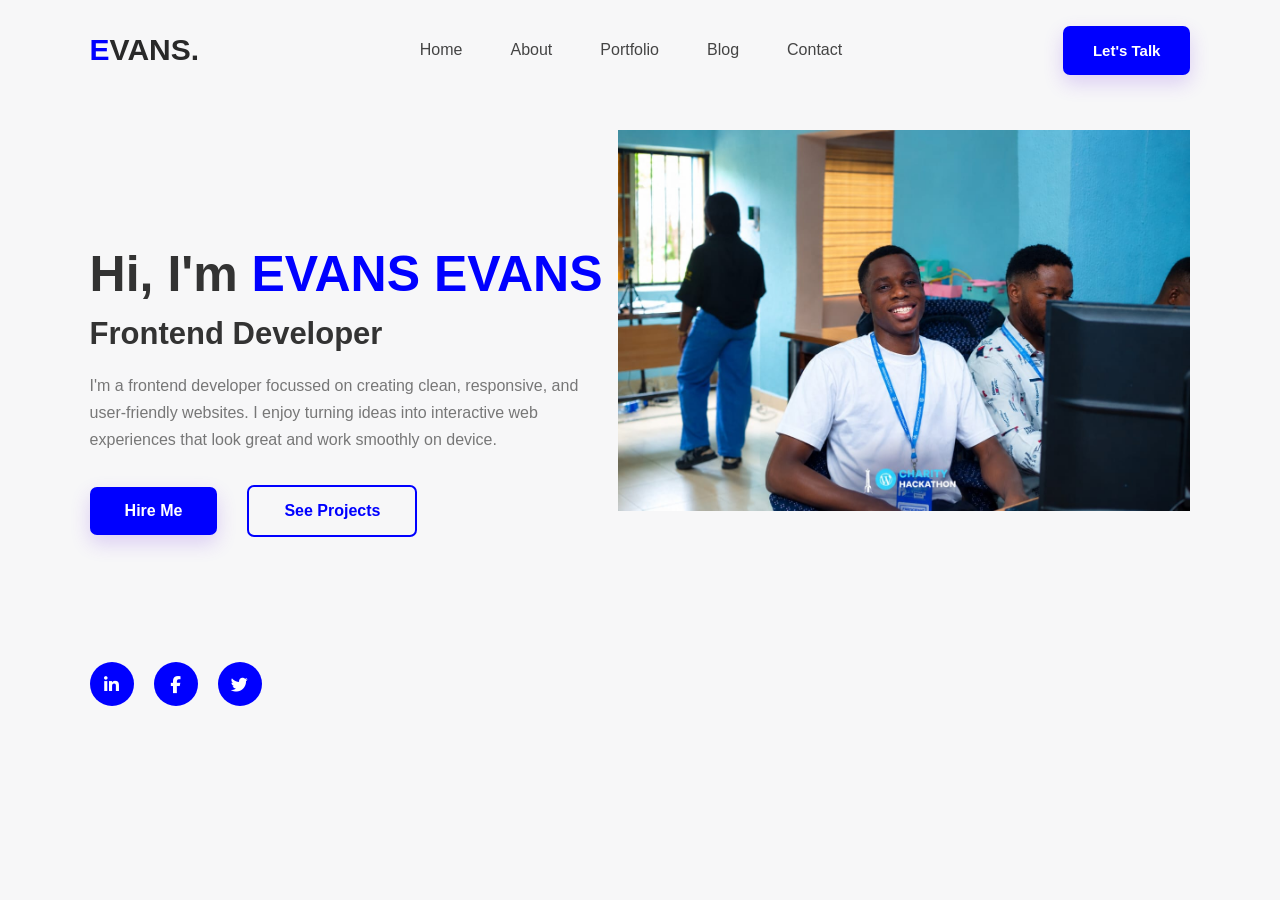
<file: index.html>
<!DOCTYPE html>
<html lang="en">
<head>
    <meta charset="UTF-8">
    <meta name="viewport" content="width=device-width, initial-scale=1.0">

    <title>EVANS | Frontend Developer</title>

    <link rel="stylesheet" href="style.css">

    
    <link
        rel="stylesheet"
        href="https://cdnjs.cloudflare.com/ajax/libs/font-awesome/6.5.2/css/all.min.css"
    >
</head>

<body>


    <header class="joe-navbar">
        <a href="#" class="joe-logo">
            <span>E</span>VANS.
        </a>

        <nav class="joe-nav-links" id="joeNavLinks">
            <a href="index.html">Home</a>
            <a href="about.html">About</a>
            <a href="portfolio.html">Portfolio</a>
            <a href="blog.html">Blog</a>
            <a href="contact.html">Contact</a>
        </nav>


        
        <a href="#contact" class="joe-talk-button">
            Let's Talk
        </a>

        <button
            class="joe-menu-button"
            id="joeMenuButton"
            type="button"
            aria-label="Open navigation menu"
            aria-controls="joeNavLinks"
            aria-expanded="false"
        >
            <i class="fa-solid fa-bars"></i>
        </button>
    </header>



    <main>

        <section class="joe-hero" id="home">

            <div class="joe-hero-content">

                <h1>
                    Hi, I'm
                    <span> EVANS EVANS</span>
                </h1>

                <h2>Frontend Developer</h2>

                <p>
                   I'm a frontend developer focussed on creating clean, responsive, and user-friendly websites. 
                   I enjoy turning ideas into interactive web experiences that look great and 
                   work smoothly on device.  
                </p>

                <div class="joe-hero-buttons">
                    <a href="#contact" class="joe-primary-button">
                        Hire Me
                    </a>

                    <a href="#portfolio" class="joe-secondary-button">
                        See Projects
                    </a>
                </div>


                <div class="joe-social-links">

                    <a href="#" aria-label="LinkedIn">
                        <i class="fa-brands fa-linkedin-in"></i>
                    </a>

                    <a href="#" aria-label="Facebook">
                        <i class="fa-brands fa-facebook-f"></i>
                    </a>

                    <a href="#" aria-label="Twitter">
                        <i class="fa-brands fa-twitter"></i>
                    </a>

                </div>

            </div>


           <div class="joe-hero-image">
                <img
                    src="images/TO... do action.jpeg"
                    alt="Joe Greyson, Frontend Developer"
                >
            </div>

        </section>

    </main>


    <script src="javascript.js"></script>

</body>
</html>
</file>
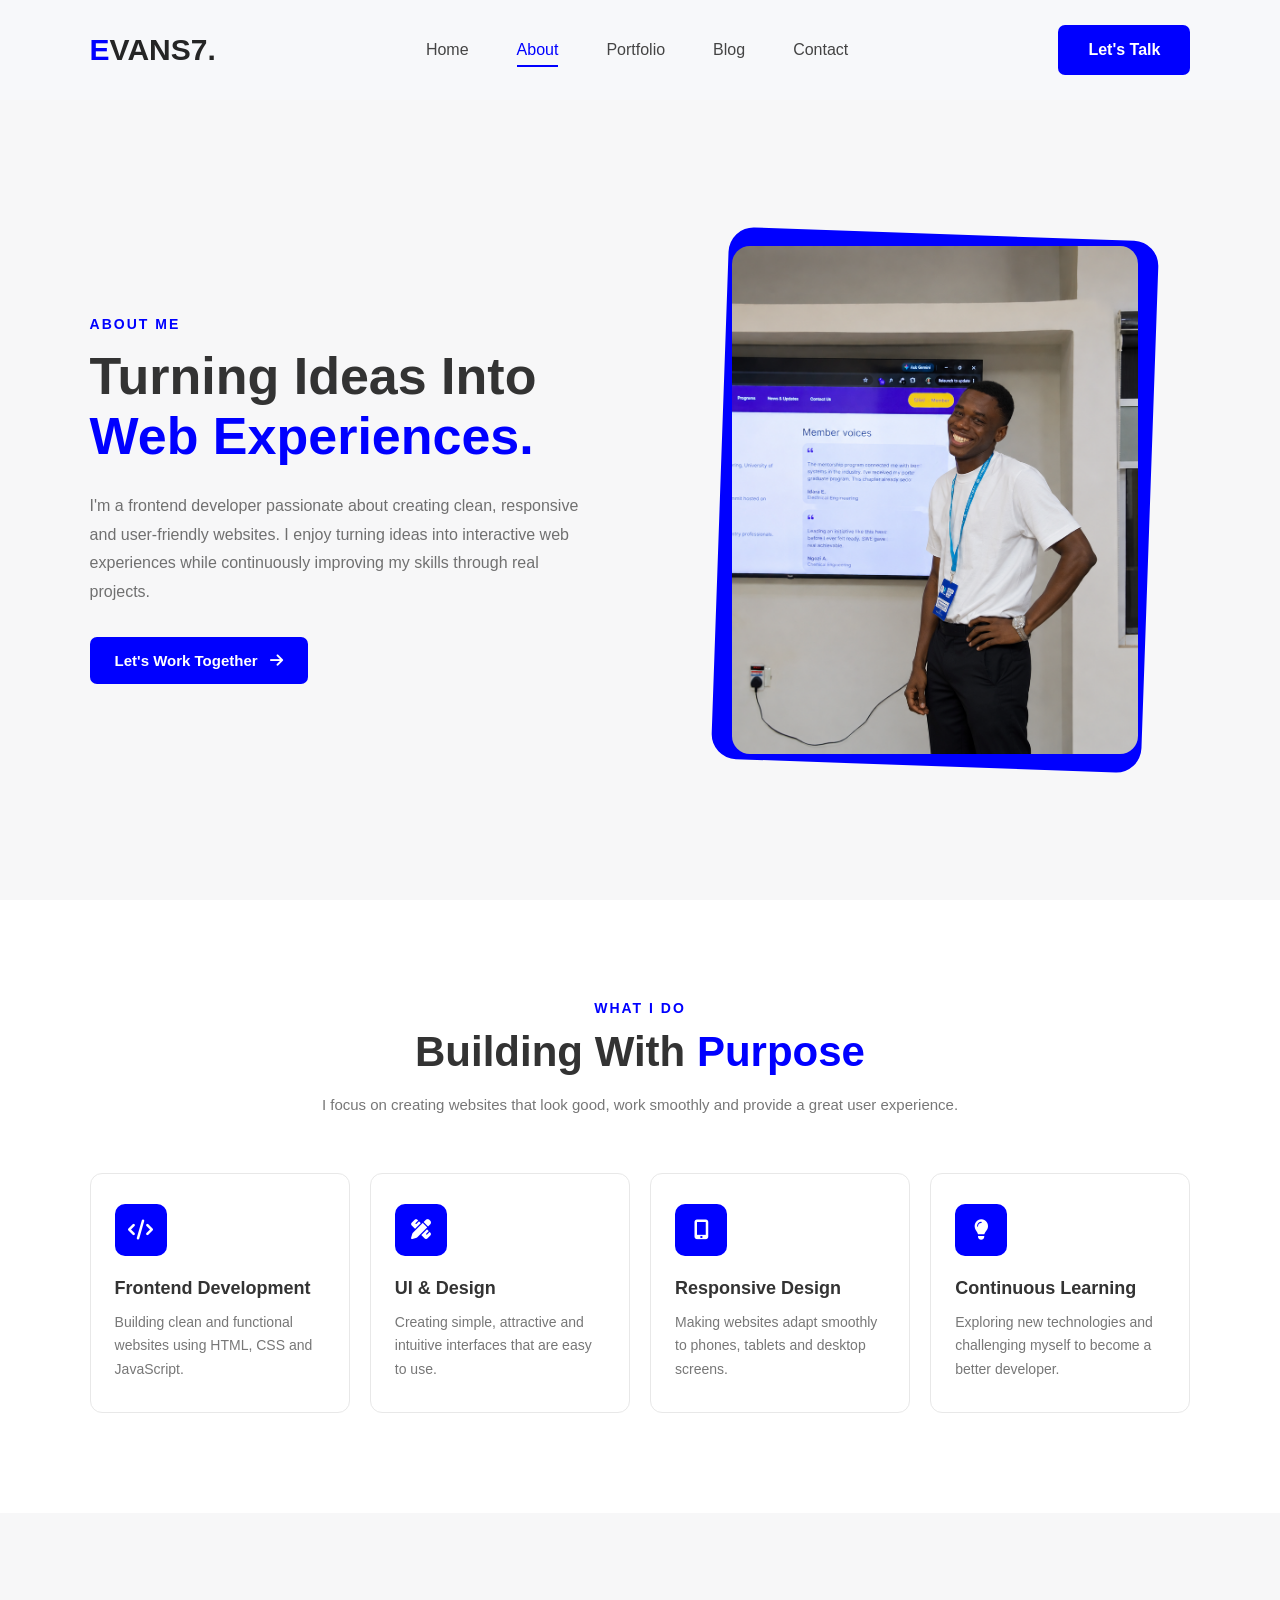
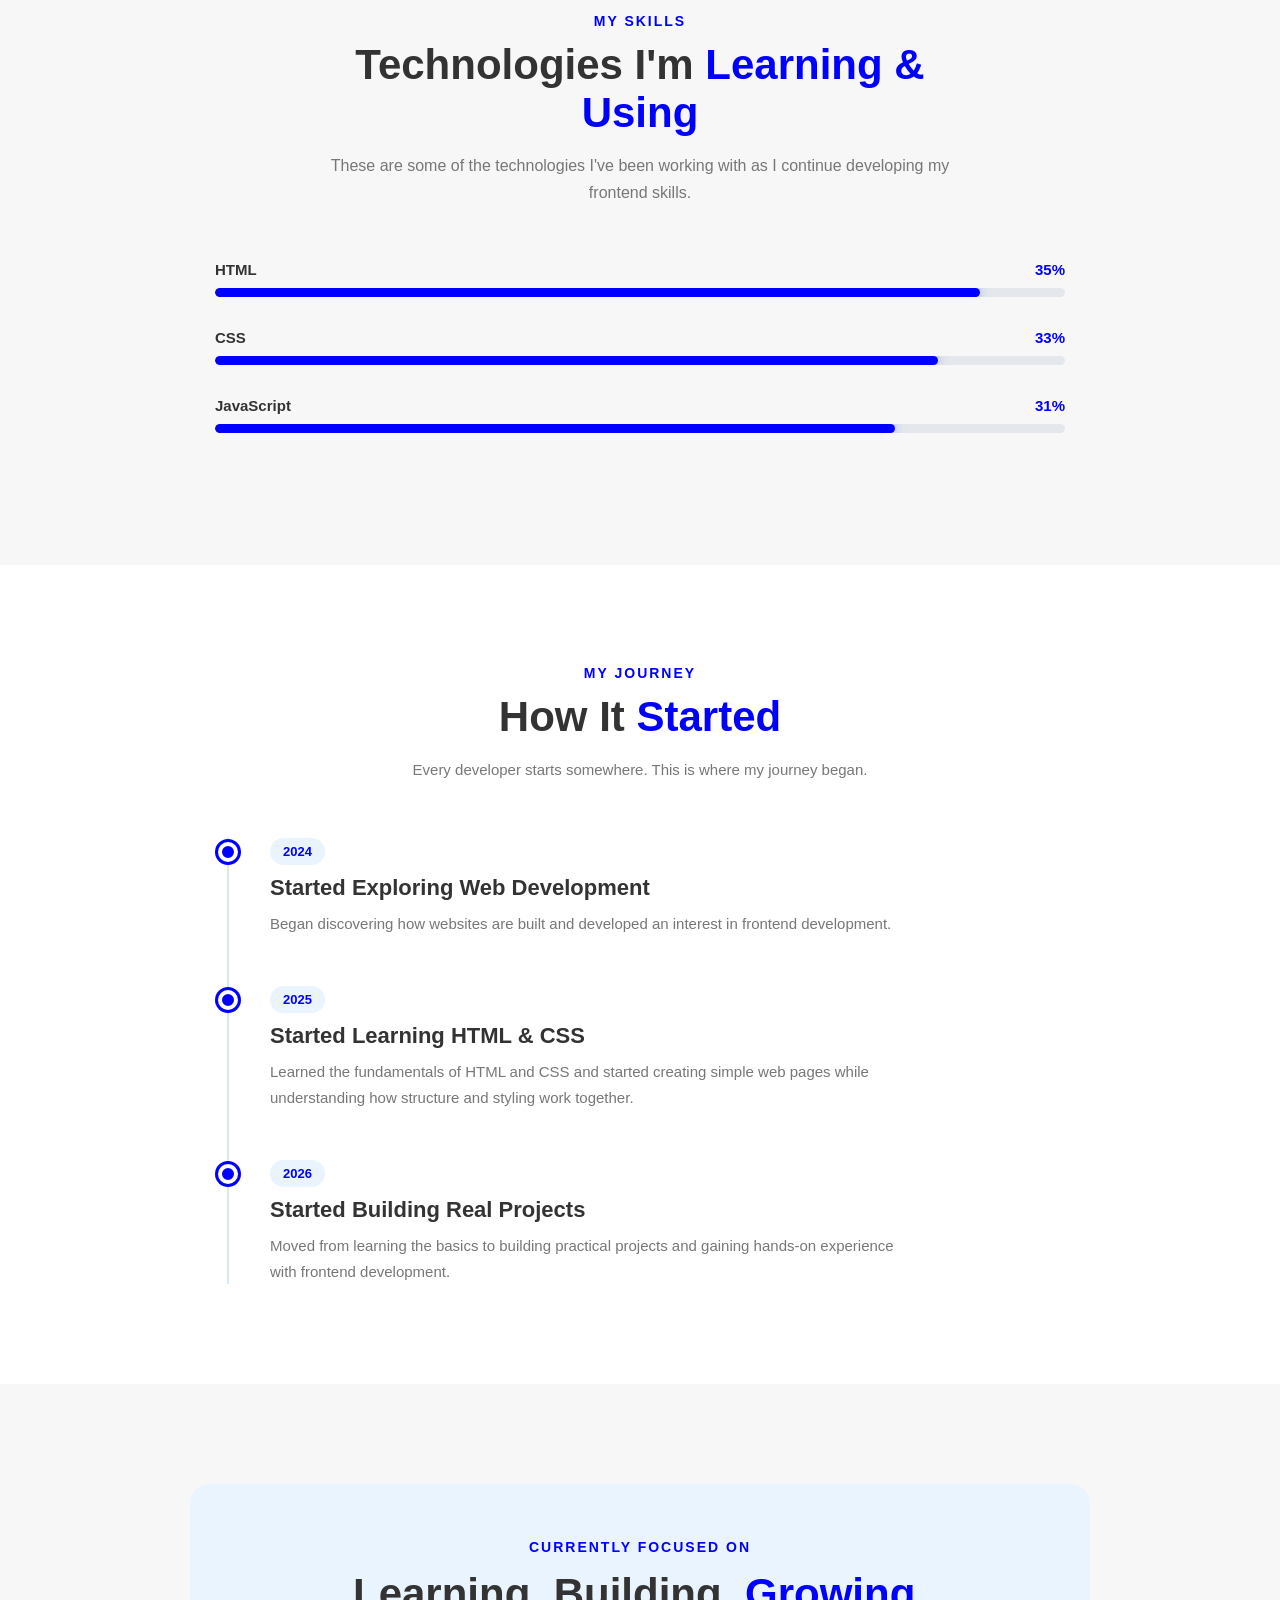
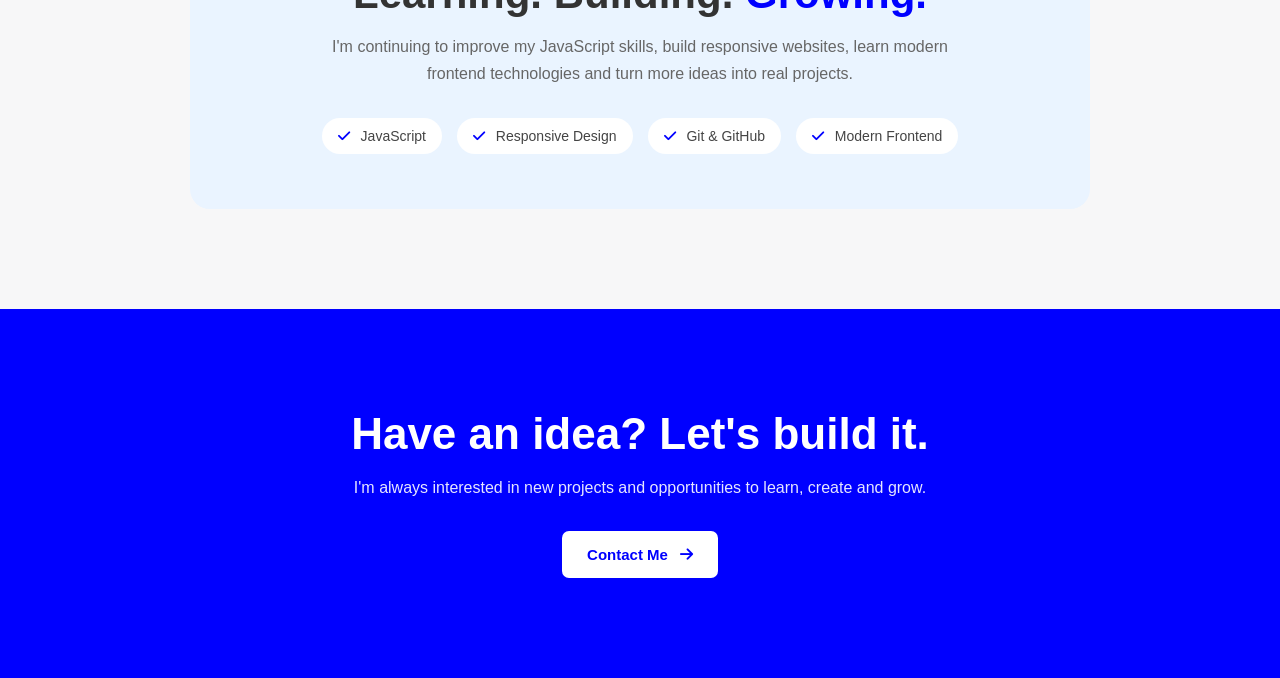
<file: about.html>
<!DOCTYPE html>
<html lang="en">
<head>
    <meta charset="UTF-8">
    <meta name="viewport" content="width=device-width, initial-scale=1.0">
    <title>About | EVANS</title>
    <link rel="stylesheet" href="style.css">
    <link
        rel="stylesheet"
        href="https://cdnjs.cloudflare.com/ajax/libs/font-awesome/6.5.2/css/all.min.css"
    >
</head>
<body>
    <header class="about-navbar">

        <a href="index.html" class="about-logo">
            <span>E</span>VANS7.
        </a>

        <nav class="about-nav-links" id="aboutNavLinks">

            <a href="index.html">Home</a>

            <a href="about.html" class="about-active">
                About
            </a>

            <a href="portfolio.html">
                Portfolio
            </a>

            <a href="blog.html">
                Blog
            </a>

            <a href="contact.html">
                Contact
            </a>

        </nav>

        <a href="contact.html" class="about-talk-button">
            Let's Talk
        </a>

        <button
            class="about-menu-button"
            id="aboutMenuButton"
            type="button"
            aria-label="Open navigation menu"
            aria-controls="aboutNavLinks"
            aria-expanded="false"
        >
            <i class="fa-solid fa-bars"></i>
        </button>

    </header>


    <main>


        <section class="about-intro">

            <div class="about-intro-content">

                <p class="about-small-title">
                    ABOUT ME
                </p>

                <h1>
                    Turning Ideas Into
                    <span>Web Experiences.</span>
                </h1>

                <p>
                    I'm a frontend developer passionate about creating
                    clean, responsive and user-friendly websites. I enjoy
                    turning ideas into interactive web experiences while
                    continuously improving my skills through real projects.
                </p>

                <a href="contact.html" class="about-main-button">
                    Let's Work Together
                    <i class="fa-solid fa-arrow-right"></i>
                </a>

            </div>


            <div class="about-intro-image">

                <div class="about-image-frame">

                    <img
                        src="images/marathon.png"
                        alt="Frontend developer"
                    >

                </div>

            </div>

        </section>


        <section class="about-services">

            <div class="about-section-heading">

                <p>WHAT I DO</p>

                <h2>
                    Building With <span>Purpose</span>
                </h2>

                <span>
                    I focus on creating websites that look good,
                    work smoothly and provide a great user experience.
                </span>

            </div>


            <div class="about-service-grid">

                <article class="about-service-card">

                    <div class="about-service-icon">
                        <i class="fa-solid fa-code"></i>
                    </div>

                    <h3>Frontend Development</h3>

                    <p>
                        Building clean and functional websites using
                        HTML, CSS and JavaScript.
                    </p>

                </article>


                <article class="about-service-card">

                    <div class="about-service-icon">
                        <i class="fa-solid fa-pen-ruler"></i>
                    </div>

                    <h3>UI & Design</h3>

                    <p>
                        Creating simple, attractive and intuitive
                        interfaces that are easy to use.
                    </p>

                </article>


                <article class="about-service-card">

                    <div class="about-service-icon">
                        <i class="fa-solid fa-mobile-screen-button"></i>
                    </div>

                    <h3>Responsive Design</h3>

                    <p>
                        Making websites adapt smoothly to phones,
                        tablets and desktop screens.
                    </p>

                </article>


                <article class="about-service-card">

                    <div class="about-service-icon">
                        <i class="fa-solid fa-lightbulb"></i>
                    </div>

                    <h3>Continuous Learning</h3>

                    <p>
                        Exploring new technologies and challenging
                        myself to become a better developer.
                    </p>

                </article>

            </div>

        </section>



        <section class="about-skills">

            <div class="about-skills-heading">

                <p class="about-small-title">
                    MY SKILLS
                </p>

                <h2>
                    Technologies I'm
                    <span>Learning & Using</span>
                </h2>

                <p>
                    These are some of the technologies I've been
                    working with as I continue developing my
                    frontend skills.
                </p>

            </div>


            <div class="about-skills-container">

                <!-- HTML -->

                <div class="about-skill">

                    <div class="about-skill-top">
                        <span>HTML</span>
                        <span
                            class="about-skill-percent"
                            data-percent="90"
                        >
                            0%
                        </span>
                    </div>

                    <div class="about-progress">
                        <div
                            class="about-progress-fill"
                            data-width="90%"
                        ></div>
                    </div>

                </div>




                <div class="about-skill">

                    <div class="about-skill-top">
                        <span>CSS</span>
                        <span
                            class="about-skill-percent"
                            data-percent="85"
                        >
                            0%
                        </span>
                    </div>

                    <div class="about-progress">
                        <div
                            class="about-progress-fill"
                            data-width="85%"
                        ></div>
                    </div>

                </div>


                

                <div class="about-skill">

                    <div class="about-skill-top">
                        <span>JavaScript</span>
                        <span
                            class="about-skill-percent"
                            data-percent="80"
                        >
                            0%
                        </span>
                    </div>

                    <div class="about-progress">
                        <div
                            class="about-progress-fill"
                            data-width="80%"
                        ></div>
                    </div>

                </div>

            </div>

        </section>


        <section class="about-journey">

            <div class="about-section-heading">

                <p>MY JOURNEY</p>

                <h2>
                    How It <span>Started</span>
                </h2>

                <span>
                    Every developer starts somewhere. This is
                    where my journey began.
                </span>

            </div>


            <div class="about-timeline">

               

                <div class="about-timeline-item">

                    <div class="about-timeline-dot"></div>

                    <div class="about-timeline-content">

                        <span class="about-year">
                            2024
                        </span>

                        <h3>
                            Started Exploring Web Development
                        </h3>

                        <p>
                            Began discovering how websites are built
                            and developed an interest in frontend
                            development.
                        </p>

                    </div>

                </div>


            

                <div class="about-timeline-item">

                    <div class="about-timeline-dot"></div>

                    <div class="about-timeline-content">

                        <span class="about-year">
                            2025
                        </span>

                        <h3>
                            Started Learning HTML & CSS
                        </h3>

                        <p>
                            Learned the fundamentals of HTML and CSS
                            and started creating simple web pages while
                            understanding how structure and styling
                            work together.
                        </p>

                    </div>

                </div>


                

                <div class="about-timeline-item">

                    <div class="about-timeline-dot"></div>

                    <div class="about-timeline-content">

                        <span class="about-year">
                            2026
                        </span>

                        <h3>
                            Started Building Real Projects
                        </h3>

                        <p>
                            Moved from learning the basics to building
                            practical projects and gaining hands-on
                            experience with frontend development.
                        </p>

                    </div>

                </div>

            </div>

        </section>


        <section class="about-focus">

            <div class="about-focus-content">

                <p class="about-small-title">
                    CURRENTLY FOCUSED ON
                </p>

                <h2>
                    Learning. Building.
                    <span>Growing.</span>
                </h2>

                <p>
                    I'm continuing to improve my JavaScript skills,
                    build responsive websites, learn modern frontend
                    technologies and turn more ideas into real projects.
                </p>

                <div class="about-focus-list">

                    <span>
                        <i class="fa-solid fa-check"></i>
                        JavaScript
                    </span>

                    <span>
                        <i class="fa-solid fa-check"></i>
                        Responsive Design
                    </span>

                    <span>
                        <i class="fa-solid fa-check"></i>
                        Git & GitHub
                    </span>

                    <span>
                        <i class="fa-solid fa-check"></i>
                        Modern Frontend
                    </span>

                </div>

            </div>

        </section>


        <section class="about-cta">

            <h2>
                Have an idea?
                <span>Let's build it.</span>
            </h2>

            <p>
                I'm always interested in new projects and opportunities
                to learn, create and grow.
            </p>

            <a href="contact.html" class="about-main-button">
                Contact Me
                <i class="fa-solid fa-arrow-right"></i>
            </a>

        </section>

    </main>


    <script src="javascript.js"></script>

</body>
</html>
</file>
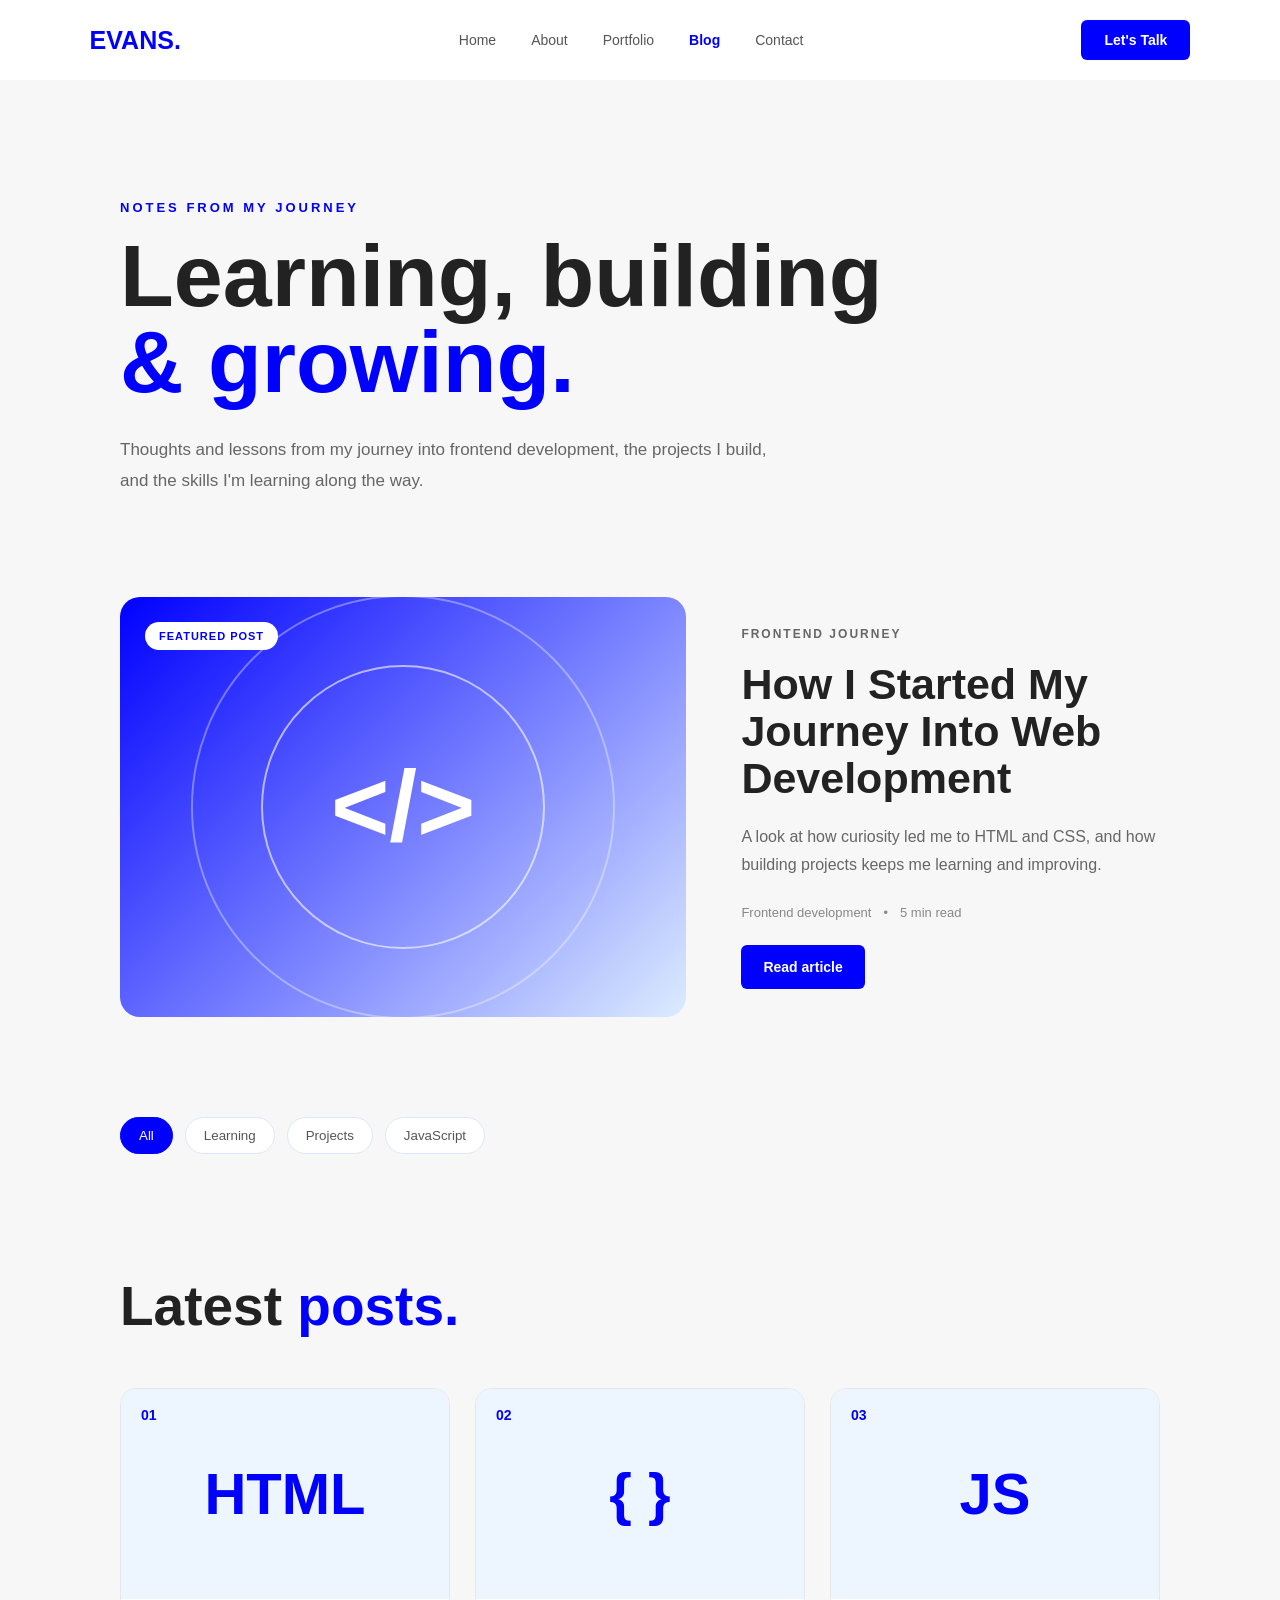
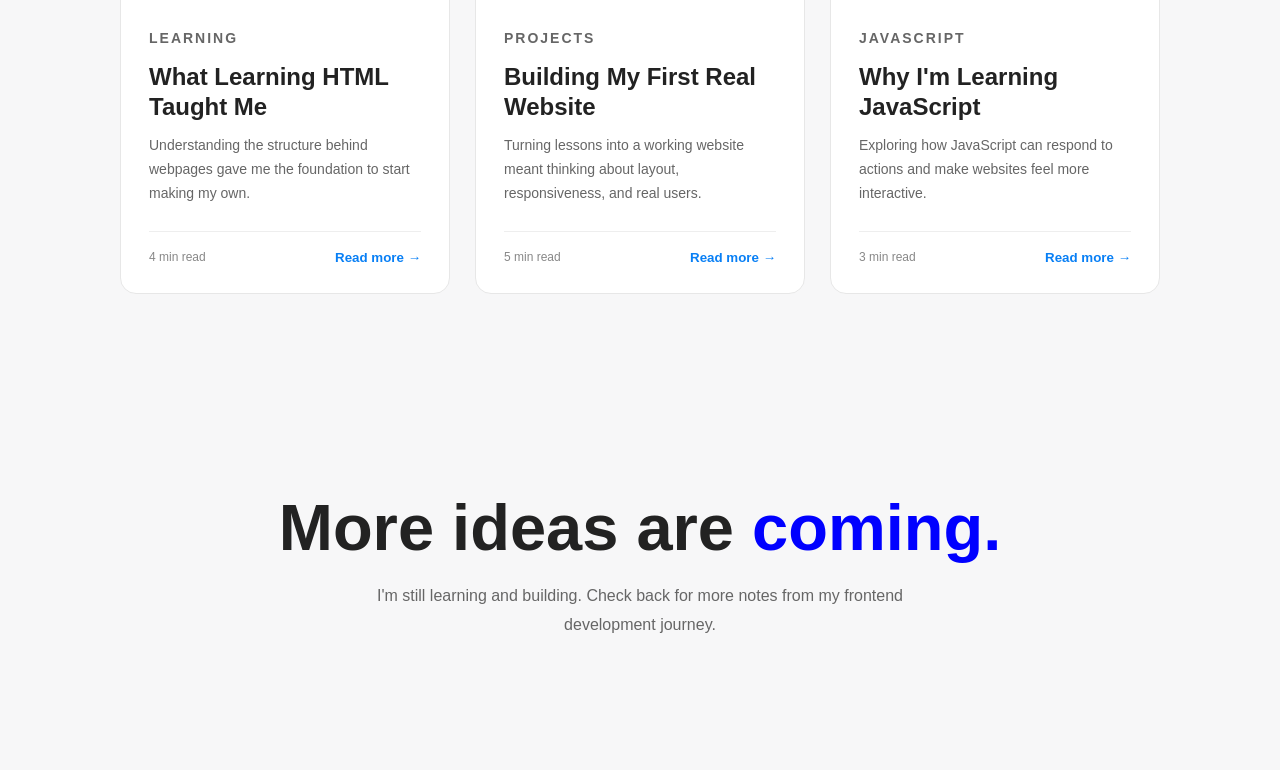
<file: blog.html>
<!DOCTYPE html>
<html lang="en">
<head>
    <meta charset="UTF-8">
    <meta name="viewport" content="width=device-width, initial-scale=1.0">
    <title>Blog | EVANS</title>
    <link rel="stylesheet" href="style.css">
    <link
        rel="stylesheet"
        href="https://cdnjs.cloudflare.com/ajax/libs/font-awesome/6.5.2/css/all.min.css"
    >
</head>
<body class="evans-blog-page">
    <header class="evans-blog-navbar">
        <a href="index.html" class="evans-blog-logo">
            <span>E</span>VANS.
        </a>

        <nav class="evans-blog-nav" id="evansBlogNav">
            <a href="index.html">Home</a>
            <a href="about.html">About</a>
            <a href="portfolio.html">Portfolio</a>
            <a href="blog.html" class="evans-blog-active" aria-current="page">Blog</a>
            <a href="contact.html">Contact</a>
        </nav>

        <a href="contact.html" class="evans-blog-talk">Let's Talk</a>

        <button
            class="evans-blog-menu"
            id="evansBlogMenu"
            type="button"
            aria-label="Open navigation menu"
            aria-controls="evansBlogNav"
            aria-expanded="false"
        >
            <i class="fa-solid fa-bars" aria-hidden="true"></i>
        </button>
    </header>

    <main>
        <section class="evans-blog-hero">
            <p class="evans-blog-label">NOTES FROM MY JOURNEY</p>
            <h1>Learning, building <span>&amp; growing.</span></h1>
            <p class="evans-blog-intro">
                Thoughts and lessons from my journey into frontend development,
                the projects I build, and the skills I'm learning along the way.
            </p>
        </section>

        <section class="evans-blog-featured" aria-labelledby="featured-post-title">
            <div class="evans-blog-featured-visual" aria-hidden="true">
                <span>FEATURED POST</span>
                <strong>&lt;/&gt;</strong>
            </div>
            <div class="evans-blog-featured-content">
                <p class="evans-blog-post-category">FRONTEND JOURNEY</p>
                <h2 id="featured-post-title">How I Started My Journey Into Web Development</h2>
                <p>
                    A look at how curiosity led me to HTML and CSS, and how
                    building projects keeps me learning and improving.
                </p>
                <div class="evans-blog-post-meta">
                    <span>Frontend development</span>
                    <span aria-hidden="true">•</span>
                    <span>5 min read</span>
                </div>
                <button class="evans-blog-read" type="button" data-blog="journey">
                    Read article
                </button>
            </div>
        </section>

        <section class="evans-blog-categories" aria-label="Filter articles">
            <div class="evans-blog-tags">
                <button class="evans-blog-tag active" type="button">All</button>
                <button class="evans-blog-tag" type="button">Learning</button>
                <button class="evans-blog-tag" type="button">Projects</button>
                <button class="evans-blog-tag" type="button">JavaScript</button>
            </div>
        </section>

        <section class="evans-blog-posts" aria-labelledby="blog-posts-title">
            <div class="evans-blog-section-heading">
                <h2 id="blog-posts-title">Latest <span>posts.</span></h2>
            </div>
            <div class="evans-blog-grid">
                <article class="evans-blog-card" data-category="learning">
                    <div class="evans-blog-card-visual" aria-hidden="true">
                        <span>01</span>
                        <strong>HTML</strong>
                    </div>
                    <div class="evans-blog-card-content">
                        <p class="evans-blog-card-category">LEARNING</p>
                        <h3>What Learning HTML Taught Me</h3>
                        <p>
                            Understanding the structure behind webpages gave me
                            the foundation to start making my own.
                        </p>
                        <div class="evans-blog-card-footer">
                            <span>4 min read</span>
                            <button class="evans-blog-card-link" type="button" data-blog="html">
                                Read more <span aria-hidden="true">→</span>
                            </button>
                        </div>
                    </div>
                </article>

                <article class="evans-blog-card" data-category="projects">
                    <div class="evans-blog-card-visual" aria-hidden="true">
                        <span>02</span>
                        <strong>{ }</strong>
                    </div>
                    <div class="evans-blog-card-content">
                        <p class="evans-blog-card-category">PROJECTS</p>
                        <h3>Building My First Real Website</h3>
                        <p>
                            Turning lessons into a working website meant thinking
                            about layout, responsiveness, and real users.
                        </p>
                        <div class="evans-blog-card-footer">
                            <span>5 min read</span>
                            <button class="evans-blog-card-link" type="button" data-blog="project">
                                Read more <span aria-hidden="true">→</span>
                            </button>
                        </div>
                    </div>
                </article>

                <article class="evans-blog-card" data-category="javascript">
                    <div class="evans-blog-card-visual" aria-hidden="true">
                        <span>03</span>
                        <strong>JS</strong>
                    </div>
                    <div class="evans-blog-card-content">
                        <p class="evans-blog-card-category">JAVASCRIPT</p>
                        <h3>Why I'm Learning JavaScript</h3>
                        <p>
                            Exploring how JavaScript can respond to actions and
                            make websites feel more interactive.
                        </p>
                        <div class="evans-blog-card-footer">
                            <span>3 min read</span>
                            <button class="evans-blog-card-link" type="button" data-blog="javascript">
                                Read more <span aria-hidden="true">→</span>
                            </button>
                        </div>
                    </div>
                </article>
            </div>
        </section>

        <section class="evans-blog-coming">
            <h2>More ideas are <span>coming.</span></h2>
            <p>
                I'm still learning and building. Check back for more notes from
                my frontend development journey.
            </p>
        </section>
    </main>

    <div
        class="evans-blog-modal"
        id="evansBlogModal"
        role="dialog"
        aria-modal="true"
        aria-labelledby="evansBlogModalTitle"
        aria-hidden="true"
    >
        <div class="evans-blog-modal-box">
            <button
                class="evans-blog-modal-close"
                id="evansBlogClose"
                type="button"
                aria-label="Close article"
            >&times;</button>
            <p class="evans-blog-post-category" id="evansBlogModalCategory"></p>
            <h2 id="evansBlogModalTitle"></h2>
            <p id="evansBlogModalText"></p>
        </div>
    </div>

    <script src="javascript.js"></script>
</body>
</html>
</file>
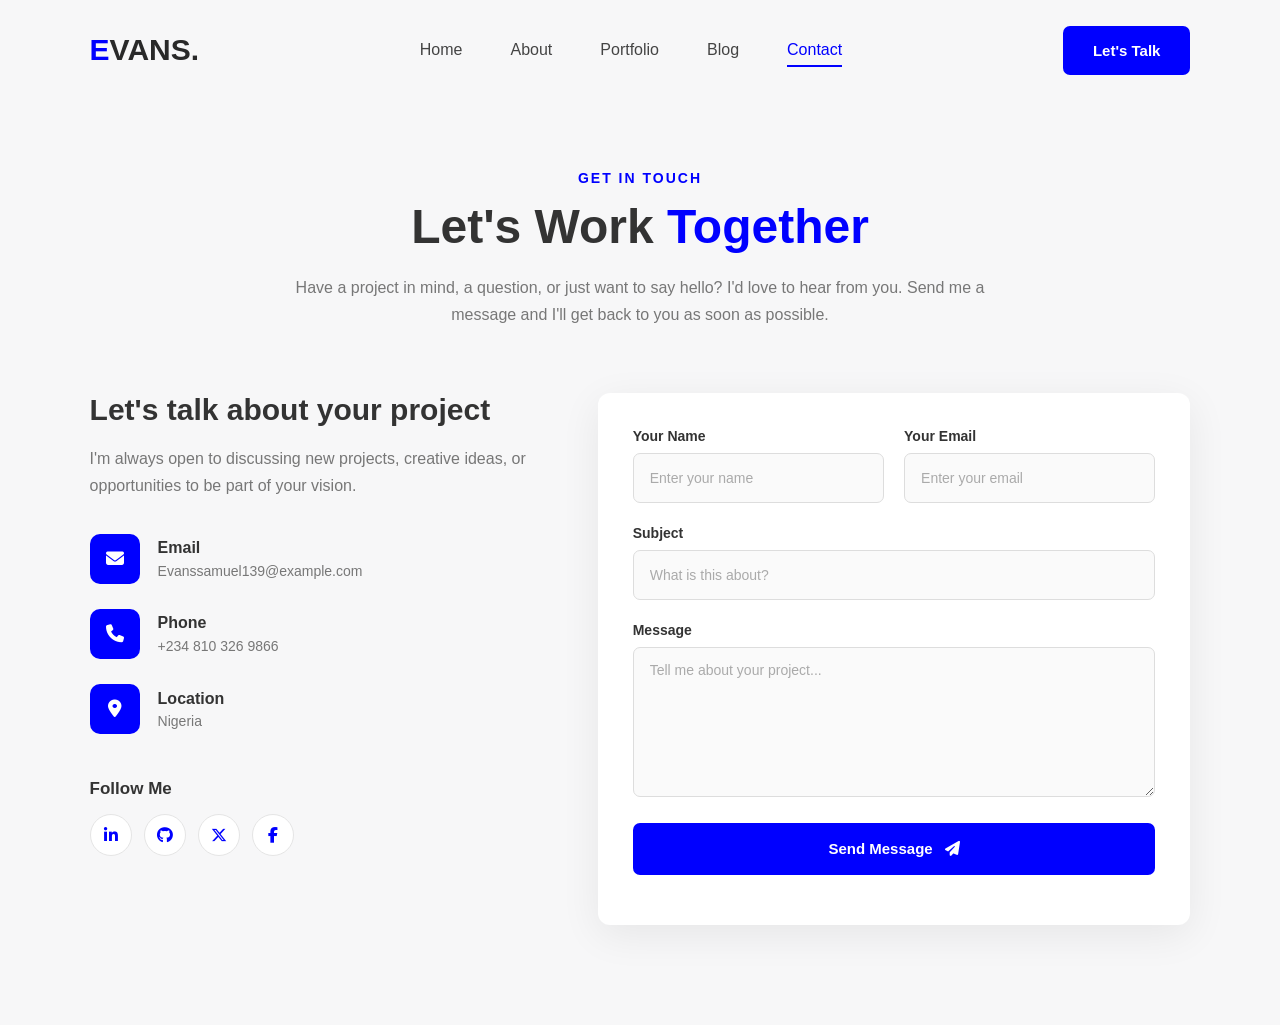
<file: contact.html>
<!DOCTYPE html>
<html lang="en">
<head>
    <meta charset="UTF-8">
    <meta name="viewport" content="width=device-width, initial-scale=1.0">

    <title>Contact | EVANS</title>

    <link rel="stylesheet" href="style.css">

    <link
        rel="stylesheet"
        href="https://cdnjs.cloudflare.com/ajax/libs/font-awesome/6.5.2/css/all.min.css"
    >
</head>

<body>

    
    <header class="contact-navbar">

        <a href="index.html" class="contact-logo">
            <span>E</span>VANS.
        </a>

        <nav class="contact-nav-links" id="contactNavLinks">
            <a href="index.html">Home</a>
            <a href="about.html">About</a>
            <a href="portfolio.html">Portfolio</a>
            <a href="blog.html">Blog</a>
            <a href="contact.html" class="contact-active">Contact</a>
        </nav>

        <a href="#contact-form" class="contact-talk-button">
            Let's Talk
        </a>

        <button
            class="contact-menu-button"
            id="contactMenuButton"
            type="button"
            aria-label="Open navigation menu"
            aria-controls="contactNavLinks"
            aria-expanded="false"
        >
            <i class="fa-solid fa-bars"></i>
        </button>

    </header>


    
    <main>

        <section class="contact-section">

    
            <div class="contact-heading">

                <p class="contact-small-title">
                    GET IN TOUCH
                </p>

                <h1>
                    Let's Work <span>Together</span>
                </h1>

                <p>
                    Have a project in mind, a question, or just want to say hello?
                    I'd love to hear from you. Send me a message and I'll get back
                    to you as soon as possible.
                </p>

            </div>


            
            <div class="contact-container">

            
                <div class="contact-information">

                    <h2>
                        Let's talk about your project
                    </h2>

                    <p>
                        I'm always open to discussing new projects, creative ideas,
                        or opportunities to be part of your vision.
                    </p>


                    <div class="contact-details">

                        <div class="contact-detail-item">

                            <div class="contact-icon">
                                <i class="fa-solid fa-envelope"></i>
                            </div>

                            <div>
                                <h3>Email</h3>
                                <a href="mailto:hello@example.com">
                                    Evanssamuel139@example.com
                                </a>
                            </div>

                        </div>


                        <div class="contact-detail-item">

                            <div class="contact-icon">
                                <i class="fa-solid fa-phone"></i>
                            </div>

                            <div>
                                <h3>Phone</h3>
                                <a href="tel:+2348000000000">
                                    +234 810 326 9866
                                </a>
                            </div>

                        </div>


                        <div class="contact-detail-item">

                            <div class="contact-icon">
                                <i class="fa-solid fa-location-dot"></i>
                            </div>

                            <div>
                                <h3>Location</h3>
                                <p>
                                    Nigeria
                                </p>
                            </div>

                        </div>

                    </div>


            
                    <div class="contact-social">

                        <h3>Follow Me</h3>

                        <div class="contact-social-links">

                            <a href="#" aria-label="LinkedIn">
                                <i class="fa-brands fa-linkedin-in"></i>
                            </a>

                            <a href="#" aria-label="GitHub">
                                <i class="fa-brands fa-github"></i>
                            </a>

                            <a href="#" aria-label="Twitter">
                                <i class="fa-brands fa-x-twitter"></i>
                            </a>

                            <a href="#" aria-label="Facebook">
                                <i class="fa-brands fa-facebook-f"></i>
                            </a>

                        </div>

                    </div>

                </div>


            
                <div class="contact-form-box" id="contact-form">

                    <form id="contactForm">

                        <div class="contact-input-row">

                            <div class="contact-input-group">
                                <label for="contactName">
                                    Your Name
                                </label>

                                <input
                                    type="text"
                                    id="contactName"
                                    placeholder="Enter your name"
                                >
                            </div>


                            <div class="contact-input-group">
                                <label for="contactEmail">
                                    Your Email
                                </label>

                                <input
                                    type="email"
                                    id="contactEmail"
                                    placeholder="Enter your email"
                                >
                            </div>

                        </div>


                        <div class="contact-input-group">

                            <label for="contactSubject">
                                Subject
                            </label>

                            <input
                                type="text"
                                id="contactSubject"
                                placeholder="What is this about?"
                            >

                        </div>


                        <div class="contact-input-group">

                            <label for="contactMessage">
                                Message
                            </label>

                            <textarea
                                id="contactMessage"
                                rows="7"
                                placeholder="Tell me about your project..."
                            ></textarea>

                        </div>


                        <button type="submit" class="contact-submit-button">

                            <span>Send Message</span>

                            <i class="fa-solid fa-paper-plane"></i>

                        </button>


                        <p id="contactFormMessage"></p>

                    </form>

                </div>

            </div>

        </section>

    </main>


    <script src="javascript.js"></script>

</body>
</html>
</file>
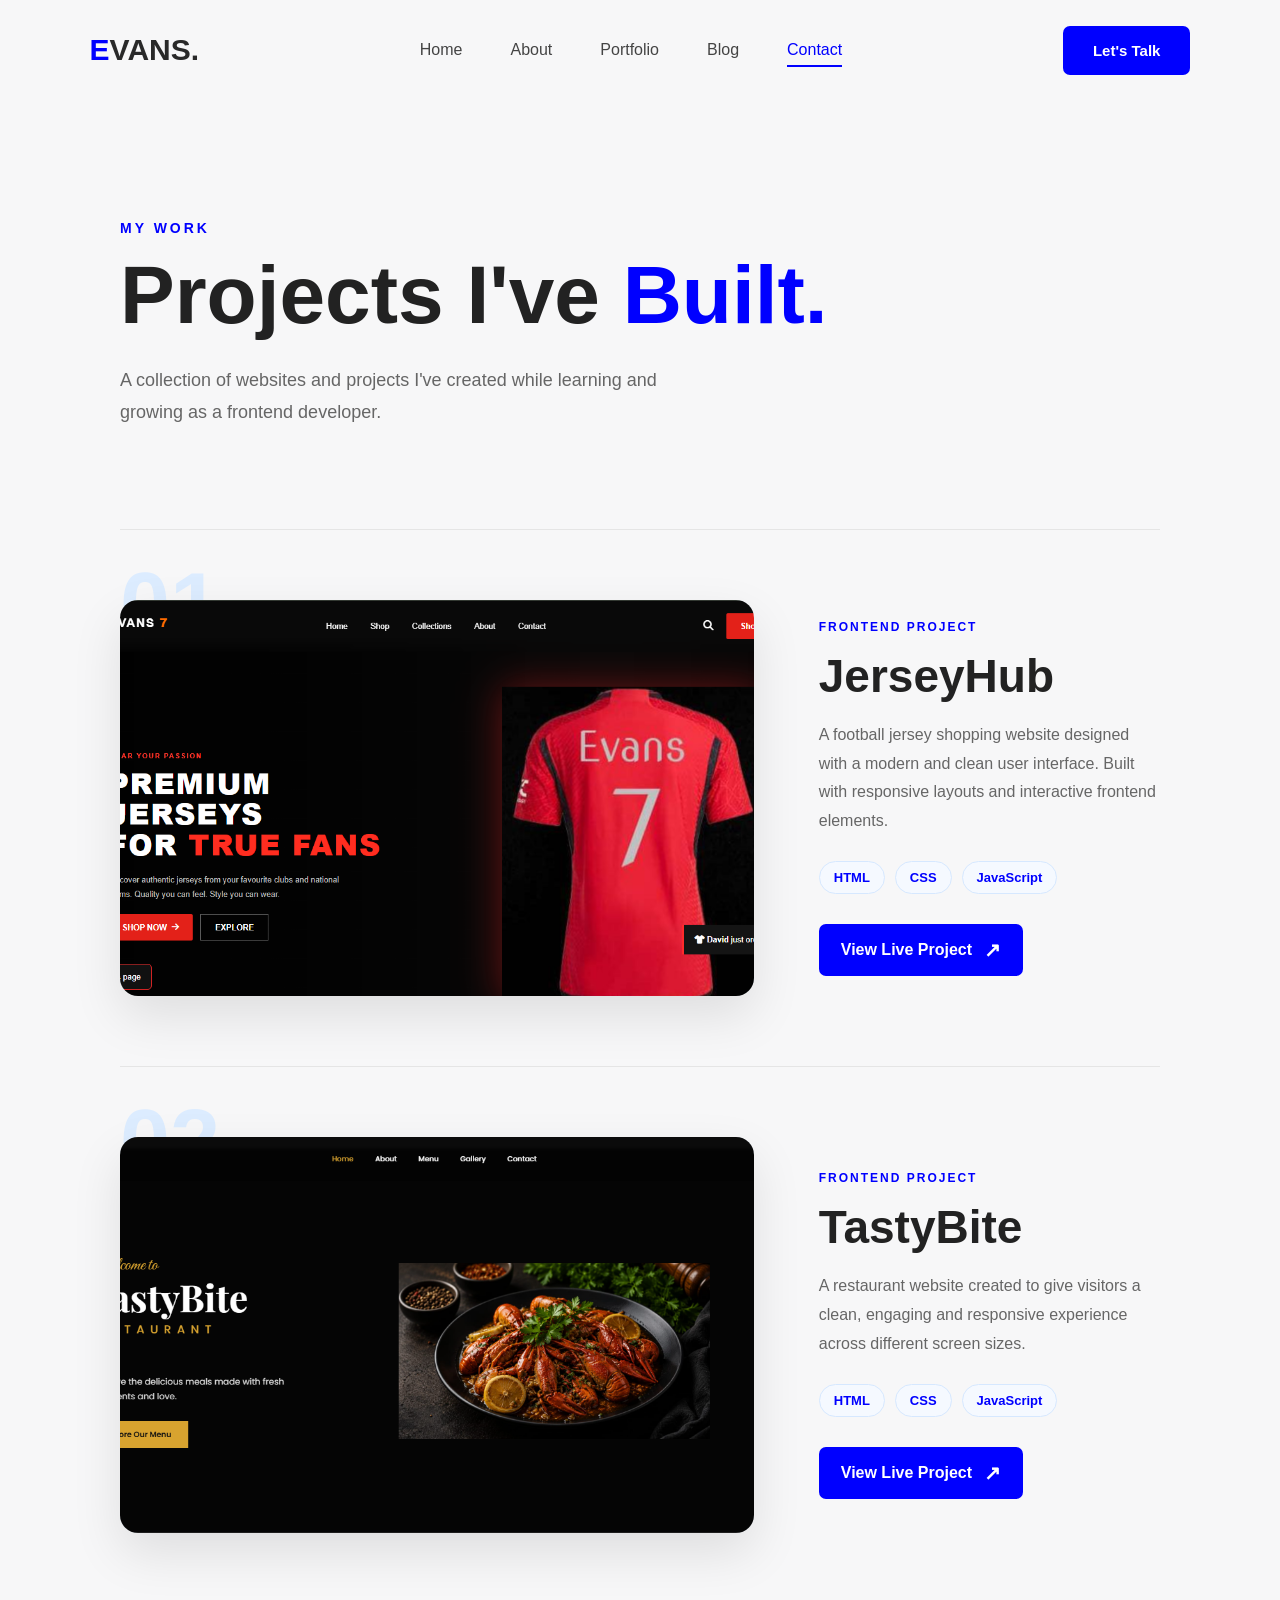
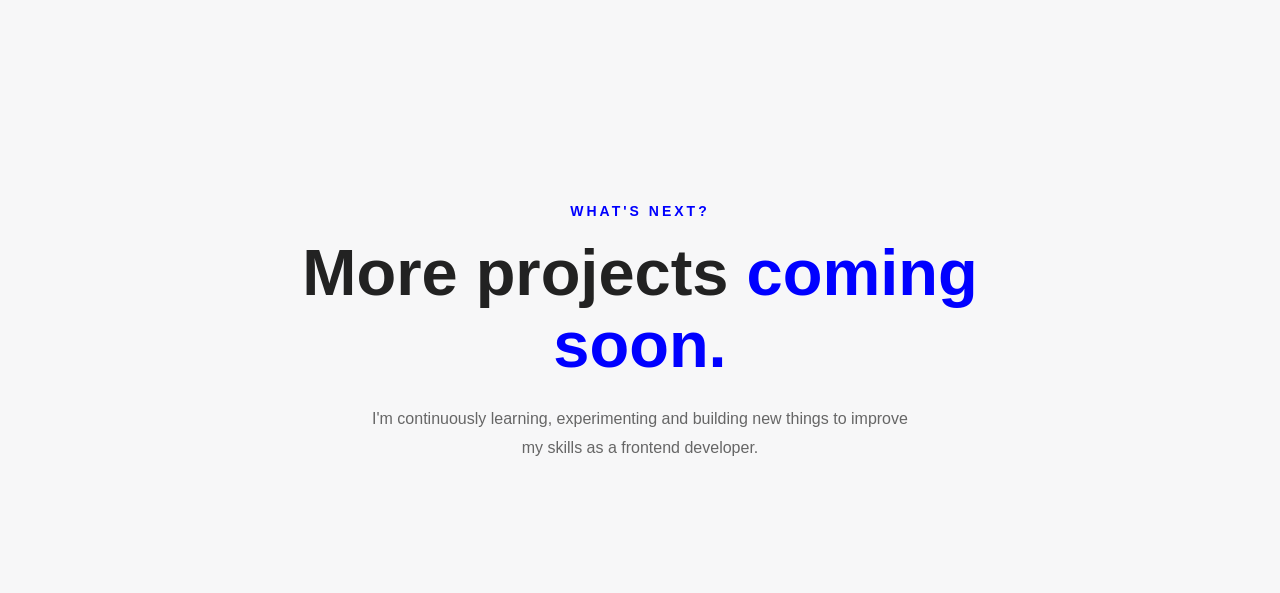
<file: portfolio.html>
<!DOCTYPE html>
<html lang="en">
<head>
    <meta charset="UTF-8">
    <meta name="viewport" content="width=device-width, initial-scale=1.0">

    <title>Contact | EVANS</title>

    <link rel="stylesheet" href="style.css">

    <link
        rel="stylesheet"
        href="https://cdnjs.cloudflare.com/ajax/libs/font-awesome/6.5.2/css/all.min.css"
    >
</head>

<body>

    
    <header class="contact-navbar">

        <a href="index.html" class="contact-logo">
            <span>E</span>VANS.
        </a>

        <nav class="contact-nav-links" id="contactNavLinks">
            <a href="index.html">Home</a>
            <a href="about.html">About</a>
            <a href="portfolio.html">Portfolio</a>
            <a href="blog.html">Blog</a>
            <a href="contact.html" class="contact-active">Contact</a>
        </nav>

        <a href="#contact-form" class="contact-talk-button">
            Let's Talk
        </a>

        <button
            class="contact-menu-button"
            id="contactMenuButton"
            type="button"
            aria-label="Open navigation menu"
            aria-controls="contactNavLinks"
            aria-expanded="false"
        >
            <i class="fa-solid fa-bars"></i>
        </button>

        

    </header>

<main class="evans-portfolio">

    <!-- Portfolio Hero -->
    <section class="evans-portfolio-hero">

        <p class="evans-portfolio-label">MY WORK</p>

        <h1>
            Projects I've
            <span>Built.</span>
        </h1>

        <p class="evans-portfolio-intro">
            A collection of websites and projects I've created
            while learning and growing as a frontend developer.
        </p>

    </section>


    <!-- Projects -->
    <section class="evans-projects">

        <!-- Project 01 -->
        <article class="evans-project">

            <div class="evans-project-number">
                01
            </div>

            <div class="evans-project-preview">
                <img
                    src="images/Screenshot 2026-09-16 151623.png"
                    alt="JerseyHub project preview"
                >
            </div>

            <div class="evans-project-info">

                <p class="evans-project-type">
                    FRONTEND PROJECT
                </p>

                <h2>JerseyHub</h2>

                <p class="evans-project-description">
                    A football jersey shopping website designed
                    with a modern and clean user interface.
                    Built with responsive layouts and interactive
                    frontend elements.
                </p>

                <div class="evans-project-tech">
                    <span>HTML</span>
                    <span>CSS</span>
                    <span>JavaScript</span>
                </div>

                <a
                    href="https://evans7-jersey-hub.vercel.app/"
                    target="_blank"
                    rel="noopener noreferrer"
                    class="evans-project-button"
                >
                    View Live Project
                    <span>↗</span>
                </a>

            </div>

        </article>


        <!-- Project 02 -->
        <article class="evans-project evans-project-reverse">

            <div class="evans-project-number">
                02
            </div>

            <div class="evans-project-preview">
                <img
                    src="images/Screenshot 2026-09-16 151910.png"
                    alt="TastyBite project preview"
                >
            </div>

            <div class="evans-project-info">

                <p class="evans-project-type">
                    FRONTEND PROJECT
                </p>

                <h2>TastyBite</h2>

                <p class="evans-project-description">
                    A restaurant website created to give visitors
                    a clean, engaging and responsive experience
                    across different screen sizes.
                </p>

                <div class="evans-project-tech">
                    <span>HTML</span>
                    <span>CSS</span>
                    <span>JavaScript</span>
                </div>

                <a
                    href="https://tastybite.vercel.app/"
                    target="_blank"
                    rel="noopener noreferrer"
                    class="evans-project-button"
                >
                    View Live Project
                    <span>↗</span> 
                </a>

            </div>

        </article>

    </section>


    <!-- More Projects -->
    <section class="evans-more-projects">

        <p class="evans-portfolio-label">WHAT'S NEXT?</p>

        <h2>
            More projects
            <span>coming soon.</span>
        </h2>

        <p>
            I'm continuously learning, experimenting and building
            new things to improve my skills as a frontend developer.
        </p>

    </section>

</main>

<script src="javascript.js"></script>

</body>
</html>
</file>
<file: style.css>
* {
    margin: 0;
    padding: 0;
    box-sizing: border-box;
}

html {
    scroll-behavior: smooth;
}

body {
    font-family: Arial, Helvetica, sans-serif;
    background: #f7f7f8;
    color: #333;
}


.joe-navbar {
    width: 100%;
    height: 100px;

    display: flex;
    align-items: center;
    justify-content: space-between;

    padding: 0 7%;

    background: #f7f7f8;
}

.joe-logo {
    text-decoration: none;
    font-size: 30px;
    font-weight: 700;
    color: #292929;
}

.joe-logo span {
    color: BLUE;
}

.joe-nav-links {
    display: flex;
    align-items: center;
    gap: 48px;
}

.joe-nav-links a {
    position: relative;

    text-decoration: none;
    color: #444;

    font-size: 16px;
    font-weight: 500;

    transition: 0.3s ease;
}

.joe-nav-links a:hover {
    color: BLUE;
}

.joe-nav-links a::after {
    content: "";

    position: absolute;
    left: 0;
    bottom: -7px;

    width: 0;
    height: 2px;

    background: blue;

    transition:  0.3s ease;
}

.joe-nav-links a:hover::after {
    width: 100%;
}


/* Let's Talk */

.joe-talk-button {
    text-decoration: none;

    padding: 16px 30px;

    border-radius: 7px;

    background: blue;
    color: white;

    font-size: 15px;
    font-weight: 600;

    box-shadow: 0 8px 20px rgba(112, 39, 232, 0.2);

    transition: 0.3s ease;
}

.joe-talk-button:hover {
    background: #5d19c9;
    transform: translateY(-2px);
}


/* Mobile Menu Button */

.joe-menu-button {
    display: none;

    border: none;
    background: transparent;

    font-size: 25px;
    color: blue;

    cursor: pointer;
}

.joe-hero {
    min-height: calc(100vh - 100px);

    display: flex;
    align-items: center;

    padding: 30px 7% 0;

    overflow: hidden;
}

.joe-hero-content {
    width: 48%;
    padding-bottom: 80px;
}

.joe-hero-content h1 {
    font-size: 50px;
    line-height: 1.2;

    color: #333;

    margin-bottom: 12px;
}

.joe-hero-content h1 span {
    color: blue;
}

.joe-hero-content h2 {
    font-size: 31px;

    color: #333;

    margin-bottom: 20px;
}

.joe-hero-content p {
    max-width: 540px;

    color: #777;

    font-size: 16px;
    line-height: 1.7;

    margin-bottom: 32px;
}


.joe-hero-buttons {
    display: flex;
    gap: 30px;
    align-items: center;
}

.joe-primary-button,
.joe-secondary-button {
    text-decoration: none;

    padding: 15px 35px;

    border-radius: 7px;

    font-size: 16px;
    font-weight: 600;

    transition: 0.3s ease;
}

.joe-primary-button {
    color: white;
    background: blue;

    box-shadow: 0 8px 20px rgba(112, 39, 232, 0.2);
}

.joe-primary-button:hover {
    background:blue;
    transform: translateY(-3px);
}

.joe-secondary-button {
    color:blue;

    border: 2px solid blue;

    background: transparent;
}

.joe-secondary-button:hover {
    color: white;
    background:blue;

    transform: translateY(-3px);
}




.joe-social-links {
    display: flex;
    gap: 20px;

    margin-top: 125px;
}

.joe-social-links a {
    width: 44px;
    height: 44px;

    display: flex;
    align-items: center;
    justify-content: center;

    border-radius: 50%;

    text-decoration: none;

    color: white;
    background: blue;

    font-size: 17px;

    transition: 0.3s ease;
}

.joe-social-links a:hover {
    transform: translateY(-5px);
    background: blue;
}

.joe-hero-image {
    width: 52%;
    height: 100%;

    display: flex;
    justify-content: center;
    align-items: flex-end;

    align-self: stretch;
}

.joe-hero-image img {
    width: min(650px, 100%);
    max-height: 820px;

    object-fit: contain;
    object-position: bottom;

    display: block;
}




@media (max-width: 1000px) {

    .joe-nav-links {
        gap: 25px;
    }

    .joe-hero-content h1 {
        font-size: 42px;
    }

    .joe-hero-content h2 {
        font-size: 27px;
    }

    .joe-social-links {
        margin-top: 70px;
    }
}


@media (max-width: 850px) {

    .joe-navbar {
        height: 80px;
        padding: 0 6%;
    }

    .joe-nav-links {
        display: none;

        position: absolute;
        top: 80px;
        left: 0;

        width: 100%;

        padding: 25px;

        flex-direction: column;
        gap: 22px;

        background: white;

        box-shadow: 0 10px 25px rgba(0, 0, 0, 0.08);

        z-index: 10;
    }

    .joe-nav-links.joe-show-menu {
        display: flex;
    }

    .joe-talk-button {
        display: none;
    }

    .joe-menu-button {
        display: block;
    }

    .joe-hero {
        flex-direction: column;

        padding: 60px 6% 0;

        text-align: center;
    }

    .joe-hero-content {
        width: 100%;
        padding-bottom: 40px;
    }

    .joe-hero-content h1 {
        font-size: 38px;
    }

    .joe-hero-content h2 {
        font-size: 25px;
    }

    .joe-hero-content p {
        margin-left: auto;
        margin-right: auto;
    }

    .joe-hero-buttons {
        justify-content: center;
    }

    .joe-social-links {
        justify-content: center;
        margin-top: 50px;
    }

    .joe-hero-image {
        width: 100%;
        min-height: 450px;
    }

    .joe-hero-image img {
        max-height: 500px;
    }
}


@media (max-width: 480px) {

    .joe-logo {
        font-size: 26px;
    }

    .joe-hero-content h1 {
        font-size: 32px;
    }

    .joe-hero-content h2 {
        font-size: 22px;
    }

    .joe-hero-content p {
        font-size: 14px;
    }

    .joe-hero-buttons {
        flex-direction: column;
        gap: 15px;
    }

    .joe-primary-button,
    .joe-secondary-button {
        width: 190px;
    }

    .joe-hero-image {
        min-height: 350px;
    }
}












html {
    scroll-behavior: smooth;
}

body {
    font-family: Arial, Helvetica, sans-serif;
    background: #f7f7f8;
    color: #333;
}


.contact-navbar {
    width: 100%;
    height: 100px;

    padding: 0 7%;

    display: flex;
    align-items: center;
    justify-content: space-between;

    background: #f7f7f8;
}

.contact-logo {
    text-decoration: none;

    font-size: 30px;
    font-weight: 700;

    color: #292929;
}

.contact-logo span {
    color: blue;
}


.contact-nav-links {
    display: flex;
    align-items: center;
    gap: 48px;
}

.contact-nav-links a {
    position: relative;

    text-decoration: none;

    color: #444;

    font-size: 16px;
    font-weight: 500;

    transition: 0.3s ease;
}

.contact-nav-links a:hover,
.contact-nav-links .contact-active {
    color: blue;
}




.contact-nav-links .contact-active::after {
    content: "";

    position: absolute;

    left: 0;
    bottom: -8px;

    width: 100%;
    height: 2px;

    background:  blue;
}




.contact-talk-button {
    padding: 16px 30px;

    border-radius: 7px;

    text-decoration: none;

    color: white;
    background:  blue;

    font-size: 15px;
    font-weight: 600;

    transition: 0.3s ease;
}

.contact-talk-button:hover {
    background:  blue;
    transform: translateY(-2px);
}




.contact-menu-button {
    display: none;

    border: none;
    background: transparent;

    color: blue;

    font-size: 25px;

    cursor: pointer;
}



.contact-section {
    min-height: calc(100vh - 100px);

    padding: 70px 7% 100px;
}



.contact-heading {
    max-width: 700px;

    margin: 0 auto 65px;

    text-align: center;
}

.contact-small-title {
    margin-bottom: 12px;

    color: blue;

    font-size: 14px;
    font-weight: 700;

    letter-spacing: 2px;
}

.contact-heading h1 {
    margin-bottom: 18px;

    font-size: 48px;
    line-height: 1.2;

    color: #333;
}

.contact-heading h1 span {
    color: blue;
}

.contact-heading > p:last-child {
    color: #777;

    font-size: 16px;
    line-height: 1.7;
}



.contact-container {
    max-width: 1150px;

    margin: auto;

    display: grid;

    grid-template-columns: 0.85fr 1.15fr;

    gap: 70px;

    align-items: start;
}



.contact-information h2 {
    margin-bottom: 18px;

    font-size: 30px;

    color: #333;
}

.contact-information > p {
    margin-bottom: 35px;

    color: #777;

    line-height: 1.7;
}



.contact-details {
    display: flex;
    flex-direction: column;

    gap: 25px;
}

.contact-detail-item {
    display: flex;

    align-items: center;

    gap: 18px;
}

.contact-icon {
    width: 50px;
    height: 50px;

    display: flex;
    align-items: center;
    justify-content: center;

    flex-shrink: 0;

    border-radius: 10px;

    color: white;
    background:  blue;

    font-size: 18px;
}

.contact-detail-item h3 {
    margin-bottom: 5px;

    font-size: 16px;
}

.contact-detail-item p,
.contact-detail-item a {
    color: #777;

    font-size: 14px;

    text-decoration: none;
}

.contact-detail-item a:hover {
    color: blue;
}



.contact-social {
    margin-top: 45px;
}

.contact-social h3 {
    margin-bottom: 15px;

    font-size: 17px;
}

.contact-social-links {
    display: flex;
    gap: 12px;
}

.contact-social-links a {
    width: 42px;
    height: 42px;

    display: flex;
    align-items: center;
    justify-content: center;

    border-radius: 50%;

    color:  blue;

    background: white;

    border: 1px solid #e5e5e5;

    text-decoration: none;

    transition: 0.3s ease;
}

.contact-social-links a:hover {
    color: white;

    background:  blue;

    transform: translateY(-4px);
}



.contact-form-box {
    padding: 35px;

    border-radius: 12px;

    background: white;

    box-shadow: 0 10px 40px rgba(0, 0, 0, 0.07);
}

.contact-input-row {
    display: grid;

    grid-template-columns: 1fr 1fr;

    gap: 20px;
}

.contact-input-group {
    margin-bottom: 22px;
}

.contact-input-group label {
    display: block;

    margin-bottom: 9px;

    color: #333;

    font-size: 14px;
    font-weight: 600;
}

.contact-input-group input,
.contact-input-group textarea {
    width: 100%;

    padding: 14px 16px;

    border: 1px solid #ddd;

    border-radius: 7px;

    outline: none;

    background: #fafafa;

    color: #333;

    font-family: inherit;

    font-size: 14px;

    transition: 0.3s ease;
}

.contact-input-group input {
    height: 50px;
}

.contact-input-group textarea {
    resize: vertical;

    min-height: 150px;
}

.contact-input-group input:focus,
.contact-input-group textarea:focus {
    border-color: blue;

    background: white;

    box-shadow: 0 0 0 3px rgba(112, 39, 232, 0.08);
}

.contact-input-group input::placeholder,
.contact-input-group textarea::placeholder {
    color: #aaa;
}



.contact-submit-button {
    width: 100%;

    height: 52px;

    display: flex;
    align-items: center;
    justify-content: center;

    gap: 12px;

    border: none;

    border-radius: 7px;

    background:  blue;

    color: white;

    font-size: 15px;
    font-weight: 600;

    cursor: pointer;

    transition: 0.3s ease;
}

.contact-submit-button:hover {
    background: blue;

    transform: translateY(-2px);

    box-shadow: 0 8px 20px rgba(112, 39, 232, 0.2);
}



#contactFormMessage {
    margin-top: 15px;

    text-align: center;

    font-size: 14px;
}


@media (max-width: 900px) {

    .contact-nav-links {
        gap: 25px;
    }

    .contact-container {
        grid-template-columns: 1fr;

        gap: 50px;
    }

    .contact-information {
        max-width: 650px;
    }
}



@media (max-width: 850px) {

    .contact-navbar {
        height: 80px;

        padding: 0 6%;
    }

    .contact-nav-links {
        display: none;

        position: absolute;

        top: 80px;
        left: 0;

        width: 100%;

        padding: 25px;

        flex-direction: column;

        gap: 22px;

        background: white;

        box-shadow: 0 10px 25px rgba(0, 0, 0, 0.08);

        z-index: 20;
    }

    .contact-nav-links.contact-show-menu {
        display: flex;
    }

    .contact-talk-button {
        display: none;
    }

    .contact-menu-button {
        display: block;
    }

    .contact-section {
        padding: 55px 6% 70px;
    }

    .contact-heading {
        margin-bottom: 45px;
    }

    .contact-heading h1 {
        font-size: 38px;
    }

    .contact-heading > p:last-child {
        font-size: 14px;
    }

    .contact-form-box {
        padding: 25px;
    }

    .contact-input-row {
        grid-template-columns: 1fr;
        gap: 0;
    }
}



@media (max-width: 480px) {

    .contact-heading h1 {
        font-size: 32px;
    }

    .contact-information h2 {
        font-size: 25px;
    }

    .contact-form-box {
        padding: 20px;
    }
}








.about-navbar {
    width: 100%;
    height: 100px;

    padding: 0 7%;

    display: flex;
    align-items: center;
    justify-content: space-between;

    background: #f7f8fa;
}

.about-logo {
    text-decoration: none;

    color: #252525;

    font-size: 30px;
    font-weight: 700;
}

.about-logo span {
    color: blue;
}

.about-nav-links {
    display: flex;
    align-items: center;
    gap: 48px;
}

.about-nav-links a {
    position: relative;

    text-decoration: none;

    color: #444;

    font-size: 16px;

    transition: 0.3s ease;
}

.about-nav-links a:hover,
.about-nav-links .about-active {
    color: blue;
}

.about-nav-links .about-active::after {
    content: "";

    position: absolute;

    left: 0;
    bottom: -8px;

    width: 100%;
    height: 2px;

    background: blue;
}

.about-talk-button {
    padding: 16px 30px;

    border-radius: 7px;

    text-decoration: none;

    color: white;
    background:  blue;

    font-weight: 600;

    transition: 0.3s ease;
}

.about-talk-button:hover {
    background: blue;
    transform: translateY(-2px);
}

.about-menu-button {
    display: none;

    border: none;

    background: transparent;

    color:  blue;

    font-size: 25px;

    cursor: pointer;
}


.about-small-title,
.about-section-heading > p {
    color: blue;

    font-size: 14px;
    font-weight: 700;

    letter-spacing: 2px;
}

.about-section-heading {
    max-width: 700px;

    margin: 0 auto 55px;

    text-align: center;
}

.about-section-heading h2 {
    margin: 12px 0 16px;

    font-size: 42px;
}

.about-section-heading h2 span {
    color:  blue;
}

.about-section-heading > span {
    color: #777;

    line-height: 1.7;

    font-size: 15px;
}


.about-intro {
    min-height: calc(100vh - 100px);

    padding: 70px 7%;

    display: grid;

    grid-template-columns: 1fr 1fr;

    align-items: center;

    gap: 80px;
}

.about-intro-content {
    max-width: 620px;
}

.about-intro-content h1 {
    margin: 15px 0 25px;

    font-size: 52px;

    line-height: 1.15;
}

.about-intro-content h1 span {
    color: blue;
}

.about-intro-content > p:not(.about-small-title) {
    max-width: 580px;

    margin-bottom: 30px;

    color: #707070;

    line-height: 1.8;

    font-size: 16px;
}

.about-main-button {
    display: inline-flex;

    align-items: center;

    gap: 12px;

    padding: 15px 25px;

    border-radius: 7px;

    text-decoration: none;

    color: white;

    background:  blue;

    font-size: 15px;
    font-weight: 600;

    transition: 0.3s ease;
}

.about-main-button:hover {
    background:  blue;

    transform: translateY(-3px);

    box-shadow: 0 10px 25px rgba(8, 127, 245, 0.2);
}




.about-intro-image {
    display: flex;

    justify-content: center;
}

.about-image-frame {
    width: min(430px, 100%);

    padding: 12px;

    border-radius: 25px;

    background: blue;

    transform: rotate(2deg);
}

.about-image-frame img {
    width: 100%;

    display: block;

    aspect-ratio: 4 / 5;

    object-fit: cover;

    border-radius: 18px;

    transform: rotate(-2deg);
}


.about-services {
    padding: 100px 7%;

    background: white;
}

.about-service-grid {
    max-width: 1150px;

    margin: auto;

    display: grid;

    grid-template-columns: repeat(4, 1fr);

    gap: 20px;
}

.about-service-card {
    padding: 30px 24px;

    border: 1px solid #e8e8e8;

    border-radius: 12px;

    background: #fff;

    transition: 0.3s ease;
}

.about-service-card:hover {
    transform: translateY(-8px);

    border-color: blue
    ;

    box-shadow: 0 15px 35px rgba(0, 0, 0, 0.07);
}

.about-service-icon {
    width: 52px;
    height: 52px;

    margin-bottom: 22px;

    display: flex;
    align-items: center;
    justify-content: center;

    border-radius: 10px;

    color: white;

    background: blue;

    font-size: 20px;
}

.about-service-card h3 {
    margin-bottom: 12px;

    font-size: 18px;
}

.about-service-card p {
    color: #777;

    font-size: 14px;

    line-height: 1.7;
}


.about-skills {
    padding: 100px 7%;
}

.about-skills-heading {
    max-width: 650px;

    margin: 0 auto 55px;

    text-align: center;
}

.about-skills-heading h2 {
    margin: 12px 0 15px;

    font-size: 42px;
}

.about-skills-heading h2 span {
    color: blue;
}

.about-skills-heading > p:last-child {
    color: #777;

    line-height: 1.7;
}

.about-skills-container {
    max-width: 850px;

    margin: auto;
}

.about-skill {
    margin-bottom: 32px;
}

.about-skill-top {
    display: flex;

    justify-content: space-between;

    margin-bottom: 10px;

    font-size: 15px;
    font-weight: 600;
}

.about-skill-percent {
    color: blue;
}

.about-progress {
    width: 100%;
    height: 9px;

    overflow: hidden;

    border-radius: 20px;

    background: #e4e8ed;
}

.about-progress-fill {
    width: 0;

    height: 100%;

    border-radius: 20px;

    background:  blue;

    transition: width 1.8s cubic-bezier(0.25, 1, 0.5, 1);

    box-shadow: 0 0 12px rgba(0, 0, 255, 0.35);
}



.about-journey {
    padding: 100px 7%;

    background: white;
}

.about-timeline {
    position: relative;

    max-width: 850px;

    margin: auto;
}

.about-timeline::before {
    content: "";

    position: absolute;

    left: 12px;
    top: 0;
    bottom: 0;

    width: 2px;

    background: #d9e8f8;
}

.about-timeline-item {
    position: relative;

    padding-left: 55px;

    margin-bottom: 50px;
}

.about-timeline-item:last-child {
    margin-bottom: 0;
}

.about-timeline-dot {
    position: absolute;

    left: 3px;
    top: 4px;

    width: 20px;
    height: 20px;

    border: 4px solid white;

    border-radius: 50%;

    background: blue;

    box-shadow: 0 0 0 3px blue;
}

.about-year {
    display: inline-block;

    margin-bottom: 10px;

    padding: 6px 13px;

    border-radius: 20px;

    color: blue;

    background: #eaf4ff;

    font-size: 13px;
    font-weight: 700;
}

.about-timeline-content h3 {
    margin-bottom: 10px;

    font-size: 22px;
}

.about-timeline-content p {
    max-width: 650px;

    color: #777;

    line-height: 1.7;

    font-size: 15px;
}


.about-focus {
    padding: 100px 7%;
}

.about-focus-content {
    max-width: 900px;

    margin: auto;

    padding: 55px;

    border-radius: 20px;

    background: #eaf4ff;

    text-align: center;
}

.about-focus-content h2 {
    margin: 15px 0;

    font-size: 42px;
}

.about-focus-content h2 span {
    color: blue;
}

.about-focus-content > p:not(.about-small-title) {
    max-width: 650px;

    margin: 0 auto 30px;

    color: #666;

    line-height: 1.7;
}

.about-focus-list {
    display: flex;

    justify-content: center;

    flex-wrap: wrap;

    gap: 15px;
}

.about-focus-list span {
    padding: 10px 16px;

    border-radius: 30px;

    background: white;

    color: #444;

    font-size: 14px;
}

.about-focus-list i {
    margin-right: 7px;

    color: blue;
}


.about-cta {
    padding: 100px 7%;

    text-align: center;

    background: blue;

    color: white;
}

.about-cta h2 {
    margin-bottom: 15px;

    font-size: 44px;
}

.about-cta h2 span {
    color: white;
}

.about-cta p {
    max-width: 600px;

    margin: 0 auto 30px;

    line-height: 1.7;

    opacity: 0.9;
}

.about-cta .about-main-button {
    background: white;

    color:  blue;
}

.about-cta .about-main-button:hover {
    background: #f1f7ff;
}



@media (max-width: 1000px) {

    .about-service-grid {
        grid-template-columns: repeat(2, 1fr);
    }

    .about-intro-content h1 {
        font-size: 43px;
    }

    .about-nav-links {
        gap: 25px;
    }
}


@media (max-width: 850px) {

    .about-navbar {
        height: 80px;

        padding: 0 6%;
    }

    .about-nav-links {
        display: none;

        position: absolute;

        top: 80px;
        left: 0;

        width: 100%;

        padding: 25px;

        flex-direction: column;

        gap: 22px;

        background: white;

        z-index: 20;

        box-shadow: 0 10px 25px rgba(0, 0, 0, 0.08);
    }

    .about-nav-links.about-show-menu {
        display: flex;
    }

    .about-talk-button {
        display: none;
    }

    .about-menu-button {
        display: block;
    }

    .about-intro {
        grid-template-columns: 1fr;

        padding: 60px 6%;

        text-align: center;
    }

    .about-intro-content {
        margin: auto;
    }

    .about-intro-content h1 {
        font-size: 38px;
    }

    .about-intro-content > p:not(.about-small-title) {
        font-size: 14px;
    }

    .about-intro-image {
        margin-top: 20px;
    }

    .about-section-heading h2,
    .about-skills-heading h2 {
        font-size: 34px;
    }

    .about-service-grid {
        grid-template-columns: 1fr;
    }

    .about-focus-content {
        padding: 40px 25px;
    }

    .about-focus-content h2 {
        font-size: 34px;
    }

    .about-cta h2 {
        font-size: 34px;
    }
}


@media (max-width: 480px) {

    .about-intro-content h1 {
        font-size: 32px;
    }

    .about-section-heading h2,
    .about-skills-heading h2 {
        font-size: 30px;
    }

    .about-timeline-content h3 {
        font-size: 19px;
    }

    .about-focus-list {
        flex-direction: column;
    }

    .about-cta h2 {
        font-size: 29px;
    }
} 










/* =================================
   EVANS PORTFOLIO PAGE
================================= */

.evans-portfolio {
    width: 100%;
    overflow: hidden;
}


/* =================================
   PORTFOLIO HERO
================================= */

.evans-portfolio-hero {
    max-width: 1100px;
    margin: 0 auto;
    padding: 120px 30px 80px;
}

.evans-portfolio-label {
    color: blue;
    font-size: 14px;
    font-weight: 700;
    letter-spacing: 3px;
    margin-bottom: 18px;
}

.evans-portfolio-hero h1 {
    font-size: clamp(45px, 7vw, 82px);
    line-height: 1;
    margin: 0;
    color: #222;
    max-width: 800px;
}

.evans-portfolio-hero h1 span {
    color: blue;
}

.evans-portfolio-intro {
    max-width: 600px;
    margin-top: 28px;
    font-size: 18px;
    line-height: 1.8;
    color: #666;
}


.evans-projects {
    max-width: 1100px;
    margin: 0 auto;
    padding: 20px 30px 100px;
}

.evans-project {
    position: relative;
    display: grid;
    grid-template-columns: 1.3fr 0.7fr;
    gap: 65px;
    align-items: center;
    padding: 70px 0;
    border-top: 1px solid #e5e5e5;
}

.evans-project-reverse {
    grid-template-columns: 1.3fr 0.7fr;
}



.evans-project-number {
    position: absolute;
    top: 30px;
    left: 0;
    color: #dcecff;
    font-size: 90px;
    font-weight: 800;
    line-height: 1;
    z-index: -1;
}


.evans-project-preview {
    position: relative;
    overflow: hidden;
    border-radius: 18px;
    background: #edf5ff;
    box-shadow: 0 20px 50px rgba(0, 0, 0, 0.10);
}

.evans-project-preview img {
    display: block;
    width: 100%;
    aspect-ratio: 16 / 10;
    object-fit: cover;
    transition: transform 0.6s ease;
}

.evans-project-preview:hover img {
    transform: scale(1.05);
}



.evans-project-info {
    padding: 20px 0;
}

.evans-project-type {
    color:  blue;
    font-size: 12px;
    font-weight: 700;
    letter-spacing: 2px;
    margin-bottom: 15px;
}

.evans-project-info h2 {
    font-size: 46px;
    margin: 0 0 18px;
    color: #222;
}

.evans-project-description {
    color: #666;
    line-height: 1.8;
    font-size: 16px;
    margin-bottom: 25px;
}


.evans-project-tech {
    display: flex;
    flex-wrap: wrap;
    gap: 10px;
    margin-bottom: 30px;
}

.evans-project-tech span {
    padding: 8px 14px;
    border: 1px solid #d6e8ff;
    border-radius: 50px;
    color:  blue;
    background: #f5f9ff;
    font-size: 13px;
    font-weight: 600;
}



.evans-project-button {
    display: inline-flex;
    align-items: center;
    gap: 12px;
    padding: 14px 22px;
    border-radius: 7px;
    background:  blue;
    color: white;
    text-decoration: none;
    font-weight: 600;
    transition: all 0.3s ease;
}

.evans-project-button span {
    font-size: 20px;
    transition: transform 0.3s ease;
}

.evans-project-button:hover {
    background: blue;
    transform: translateY(-3px);
}

.evans-project-button:hover span {
    transform: translate(3px, -3px);
}


.evans-more-projects {
    max-width: 800px;
    margin: 0 auto;
    padding: 100px 30px 130px;
    text-align: center;
}

.evans-more-projects h2 {
    font-size: clamp(38px, 6vw, 65px);
    line-height: 1.1;
    margin: 0 0 25px;
    color: #222;
}

.evans-more-projects h2 span {
    color:  blue;
}

.evans-more-projects p:last-child {
    max-width: 550px;
    margin: 0 auto;
    color: #666;
    line-height: 1.8;
    font-size: 16px;
}


@media (max-width: 800px) {

    .evans-portfolio-hero {
        padding: 80px 22px 60px;
    }

    .evans-portfolio-hero h1 {
        font-size: 52px;
    }

    .evans-portfolio-intro {
        font-size: 16px;
    }

    .evans-projects {
        padding: 10px 22px 70px;
    }

    .evans-project,
    .evans-project-reverse {
        grid-template-columns: 1fr;
        gap: 35px;
        padding: 60px 0;
    }

    .evans-project-number {
        font-size: 65px;
        top: 25px;
    }

    .evans-project-info h2 {
        font-size: 38px;
    }

    .evans-more-projects {
        padding: 80px 22px 100px;
    }
}


















.evans-blog-page {
    width: 100%;
    overflow: hidden;
}


.evans-blog-navbar {
    width: 100%;
    min-height: 80px;
    padding: 0 7%;
    display: flex;
    align-items: center;
    justify-content: space-between;
    background: #ffffff;
}

.evans-blog-logo {
    color:  blue;
    font-size: 25px;
    font-weight: 800;
    text-decoration: none;
}

.evans-blog-logo span {
    color: blue;
}

.evans-blog-nav {
    display: flex;
    align-items: center;
    gap: 35px;
}

.evans-blog-nav a {
    color: #555;
    text-decoration: none;
    font-size: 14px;
    transition: 0.3s ease;
}

.evans-blog-nav a:hover {
    color:  blue;
}

.evans-blog-nav .evans-blog-active {
    color:  blue;
    font-weight: 600;
}

.evans-blog-talk {
    padding: 12px 23px;
    border-radius: 6px;
    background:  blue;
    color: white;
    text-decoration: none;
    font-size: 14px;
    font-weight: 600;
    transition: 0.3s ease;
}

.evans-blog-talk:hover {
    background:  blue;
    transform: translateY(-2px);
}

.evans-blog-menu {
    display: none;
    border: none;
    background: none;
    font-size: 25px;
    cursor: pointer;
    color: #222;
}


.evans-blog-hero {
    max-width: 1100px;
    margin: auto;
    padding: 120px 30px 100px;
}

.evans-blog-label {
    margin: 0 0 18px;
    color:  blue;
    font-size: 13px;
    font-weight: 700;
    letter-spacing: 3px;
}

.evans-blog-hero h1 {
    max-width: 850px;
    margin: 0;
    color: #222;
    font-size: clamp(50px, 8vw, 88px);
    line-height: 0.98;
}

.evans-blog-hero h1 span {
    color:  blue;
}

.evans-blog-intro {
    max-width: 650px;
    margin-top: 30px;
    color: #666;
    font-size: 17px;
    line-height: 1.8;
}


.evans-blog-featured {
    max-width: 1100px;
    margin: 0 auto 100px;
    padding: 0 30px;
    display: grid;
    grid-template-columns: 1.15fr 0.85fr;
    gap: 55px;
    align-items: center;
}

.evans-blog-featured-visual {
    min-height: 420px;
    border-radius: 20px;
    background:
        linear-gradient(
            135deg,
             blue,
            #dcecff
        );
    display: flex;
    align-items: center;
    justify-content: center;
    position: relative;
    overflow: hidden;
}

.evans-blog-featured-visual::before {
    content: "";
    width: 280px;
    height: 280px;
    border: 2px solid rgba(255, 255, 255, 0.6);
    border-radius: 50%;
    position: absolute;
}

.evans-blog-featured-visual::after {
    content: "";
    width: 420px;
    height: 420px;
    border: 2px solid rgba(255, 255, 255, 0.35);
    border-radius: 50%;
    position: absolute;
}

.evans-blog-featured-visual span {
    position: absolute;
    top: 25px;
    left: 25px;
    padding: 8px 14px;
    border-radius: 50px;
    background: white;
    color:  blue;
    font-size: 11px;
    font-weight: 700;
    letter-spacing: 1px;
    z-index: 2;
}

.evans-blog-featured-visual strong {
    color: white;
    font-size: 100px;
    font-weight: 800;
    z-index: 2;
}

.evans-blog-post-category,
.evans-blog-card-category {
    color:  blue;
    font-size: 12px;
    font-weight: 700;
    letter-spacing: 2px;
}

.evans-blog-featured-content h2 {
    margin: 15px 0 20px;
    color: #222;
    font-size: 43px;
    line-height: 1.1;
}

.evans-blog-featured-content > p {
    color: #666;
    line-height: 1.8;
}

.evans-blog-post-meta {
    display: flex;
    gap: 12px;
    margin: 25px 0;
    color: #888;
    font-size: 13px;
}

.evans-blog-read {
    border: none;
    padding: 14px 22px;
    border-radius: 6px;
    background:  blue;
    color: white;
    cursor: pointer;
    font-size: 14px;
    font-weight: 600;
    transition: 0.3s ease;
}

.evans-blog-read:hover {
    background:  blue;
    transform: translateY(-3px);
}


.evans-blog-categories {
    max-width: 1100px;
    margin: auto;
    padding: 0 30px 70px;
}

.evans-blog-tags {
    display: flex;
    flex-wrap: wrap;
    gap: 12px;
}

.evans-blog-tag {
    padding: 10px 18px;
    border: 1px solid #d9e9fb;
    border-radius: 50px;
    background: white;
    color: #555;
    cursor: pointer;
    transition: 0.3s ease;
}

.evans-blog-tag:hover,
.evans-blog-tag.active {
    background:  blue;
    border-color:  blue;
    color: white;
}

.evans-blog-posts {
    max-width: 1100px;
    margin: auto;
    padding: 50px 30px 100px;
}

.evans-blog-section-heading h2 {
    margin: 0 0 50px;
    color: #222;
    font-size: 55px;
}

.evans-blog-section-heading h2 span {
    color:  blue;
}

.evans-blog-grid {
    display: grid;
    grid-template-columns: repeat(3, 1fr);
    gap: 25px;
}

.evans-blog-card {
    overflow: hidden;
    border: 1px solid #e7e7e7;
    border-radius: 16px;
    background: white;
    transition: 0.4s ease;
}

.evans-blog-card:hover {
    transform: translateY(-8px);
    box-shadow: 0 20px 45px rgba(0, 0, 0, 0.09);
}

.evans-blog-card-visual {
    height: 210px;
    padding: 20px;
    background: #edf5ff;
    position: relative;
    display: flex;
    align-items: center;
    justify-content: center;
}

.evans-blog-card-visual span {
    position: absolute;
    top: 18px;
    left: 20px;
    color:  blue;
    font-size: 14px;
    font-weight: 700;
}

.evans-blog-card-visual strong {
    color:  blue;
    font-size: 58px;
}

.evans-blog-card-content {
    padding: 28px;
}

.evans-blog-card-content h3 {
    margin: 12px 0;
    color: #222;
    font-size: 24px;
    line-height: 1.25;
}

.evans-blog-card-content > p {
    color: #666;
    font-size: 14px;
    line-height: 1.7;
}

.evans-blog-card-footer {
    margin-top: 25px;
    padding-top: 18px;
    border-top: 1px solid #eee;
    display: flex;
    justify-content: space-between;
    align-items: center;
    color: #888;
    font-size: 12px;
}

.evans-blog-card-link {
    border: none;
    background: none;
    color: #087ff5;
    cursor: pointer;
    font-weight: 700;
}


.evans-blog-coming {
    max-width: 800px;
    margin: auto;
    padding: 100px 30px 130px;
    text-align: center;
}

.evans-blog-coming h2 {
    margin: 0 0 20px;
    color: #222;
    font-size: clamp(40px, 6vw, 65px);
    line-height: 1.05;
}

.evans-blog-coming h2 span {
    color:  blue;
}

.evans-blog-coming > p:last-child {
    max-width: 560px;
    margin: auto;
    color: #666;
    line-height: 1.8;
}


.evans-blog-modal {
    position: fixed;
    inset: 0;
    background: rgba(0, 0, 0, 0.65);
    display: flex;
    justify-content: center;
    align-items: center;
    padding: 20px;
    opacity: 0;
    visibility: hidden;
    transition: 0.3s ease;
    z-index: 9999;
}

.evans-blog-modal.show {
    opacity: 1;
    visibility: visible;
}

.evans-blog-modal-box {
    width: min(650px, 100%);
    max-height: 85vh;
    overflow-y: auto;
    padding: 45px;
    border-radius: 18px;
    background: white;
    position: relative;
}

.evans-blog-modal-box h2 {
    margin: 10px 0 20px;
    color: #222;
    font-size: 35px;
}

.evans-blog-modal-box p:last-child {
    color: #666;
    line-height: 1.9;
}

.evans-blog-modal-close {
    position: absolute;
    top: 15px;
    right: 20px;
    border: none;
    background: none;
    color: #555;
    font-size: 30px;
    cursor: pointer;
}


@media (max-width: 850px) {

    .evans-blog-navbar {
        padding: 0 6%;
    }

    .evans-blog-nav,
    .evans-blog-talk {
        display: none;
    }

    .evans-blog-menu {
        display: block;
    }

    .evans-blog-nav.evans-blog-mobile-open {
        display: flex;
        position: absolute;
        top: 80px;
        left: 0;
        width: 100%;
        padding: 25px;
        flex-direction: column;
        background: white;
        box-shadow: 0 10px 25px rgba(0, 0, 0, 0.08);
        z-index: 1000;
    }

    .evans-blog-hero {
        padding: 80px 22px 70px;
    }

    .evans-blog-hero h1 {
        font-size: 52px;
    }

    .evans-blog-featured {
        grid-template-columns: 1fr;
        padding: 0 22px;
    }

    .evans-blog-featured-visual {
        min-height: 320px;
    }

    .evans-blog-featured-content h2 {
        font-size: 36px;
    }

    .evans-blog-categories,
    .evans-blog-posts {
        padding-left: 22px;
        padding-right: 22px;
    }

    .evans-blog-grid {
        grid-template-columns: 1fr;
    }

    .evans-blog-section-heading h2 {
        font-size: 43px;
    }

    .evans-blog-modal-box {
        padding: 35px 25px;
    }
}
</file>
